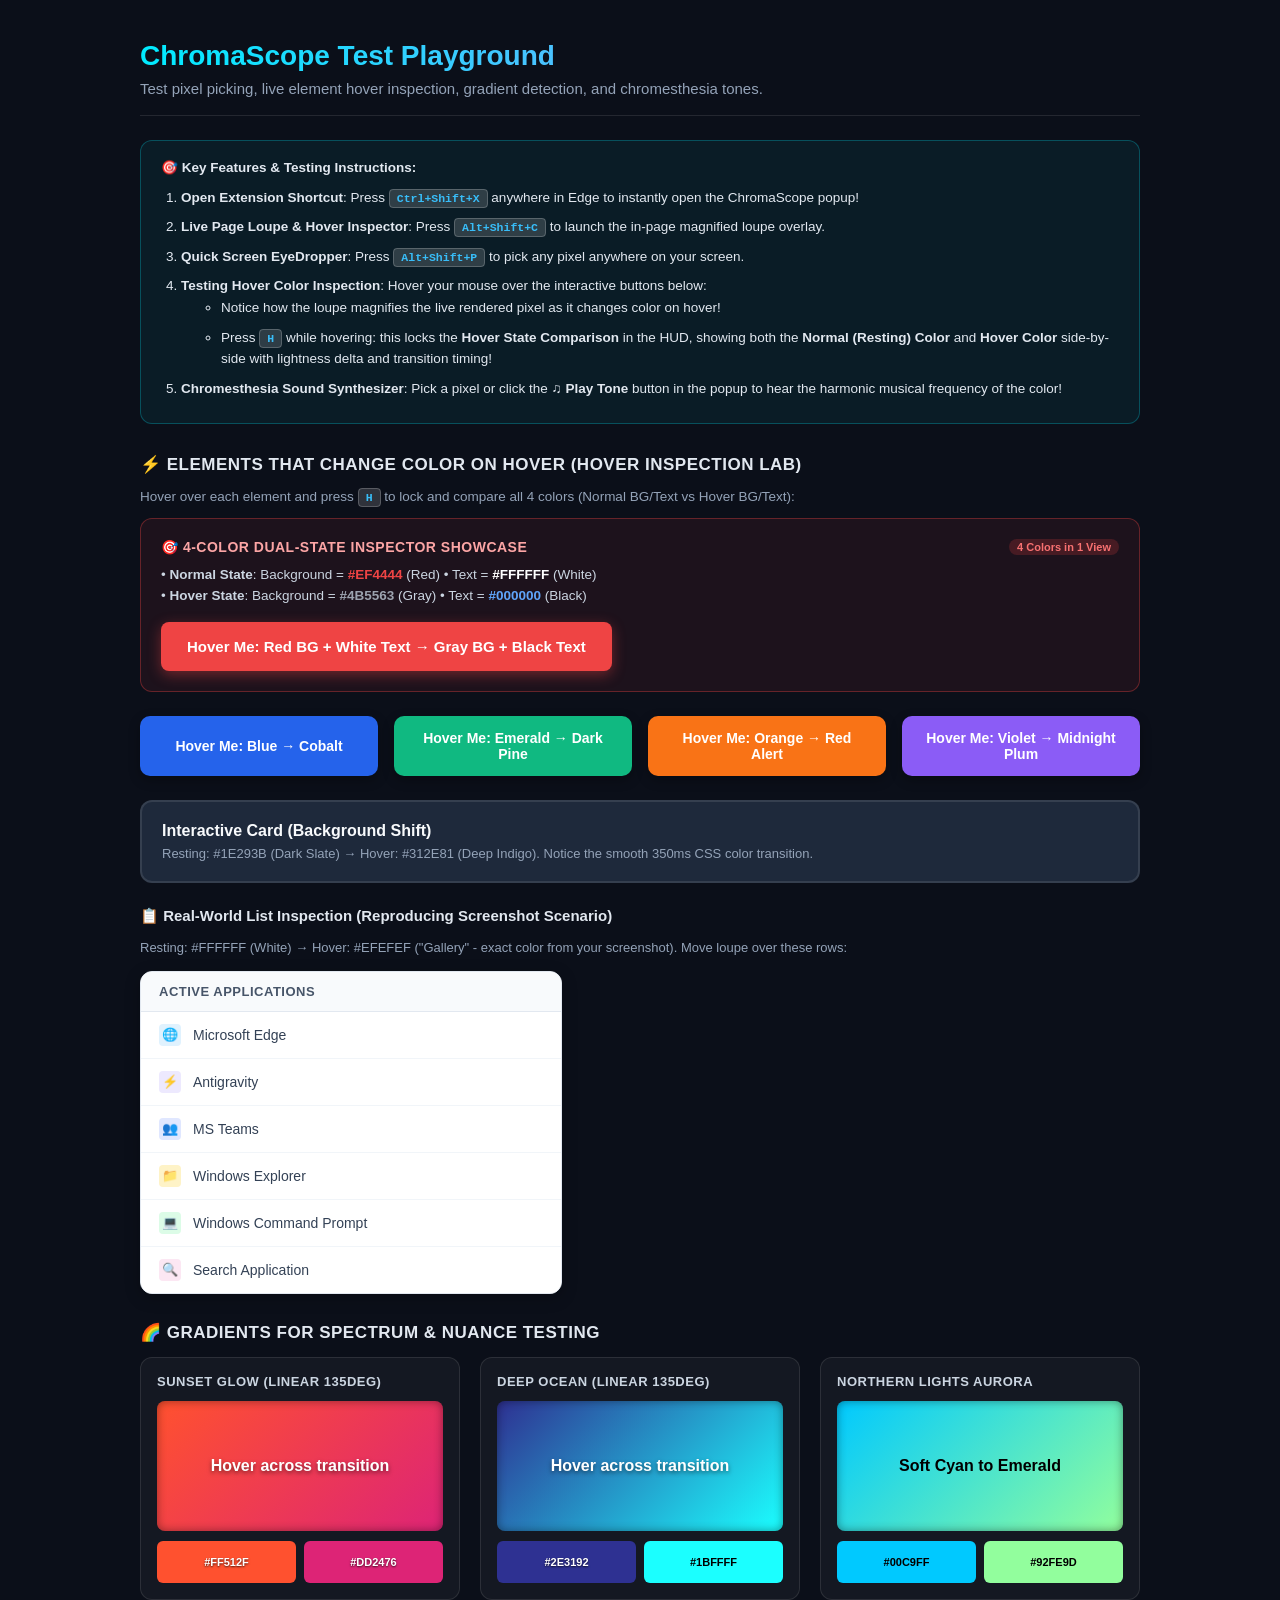
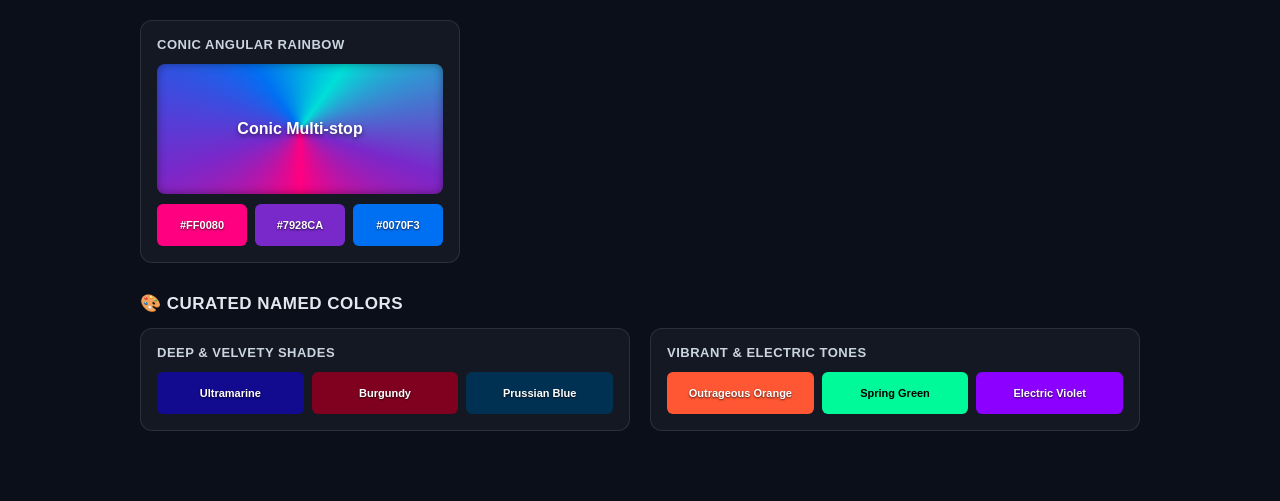
<file: ChromaScope/demo/test-page.html>
<!DOCTYPE html>
<html lang="en">
<head>
    <meta charset="UTF-8">
    <meta name="viewport" content="width=device-width, initial-scale=1.0">
    <title>ChromaScope Test Playground</title>
    <style>
        :root {
            --grad-sunset: linear-gradient(135deg, #FF512F 0%, #DD2476 100%);
            --grad-ocean: linear-gradient(135deg, #2E3192 0%, #1BFFFF 100%);
            --grad-aurora: linear-gradient(135deg, #00C9FF 0%, #92FE9D 100%);
            --grad-conic: conic-gradient(from 180deg at 50% 50%, #FF0080, #7928CA, #0070F3, #00DFD8, #7928CA, #FF0080);
        }

        body {
            margin: 0;
            padding: 40px;
            font-family: -apple-system, BlinkMacSystemFont, "Segoe UI", Roboto, sans-serif;
            background: #0B0F19;
            color: #F3F4F6;
        }

        .container {
            max-width: 1000px;
            margin: 0 auto;
        }

        header {
            margin-bottom: 24px;
            border-bottom: 1px solid rgba(255, 255, 255, 0.1);
            padding-bottom: 18px;
        }

        h1 {
            font-size: 28px;
            margin: 0 0 8px 0;
            background: linear-gradient(90deg, #00EBFF, #B388FF);
            -webkit-background-clip: text;
            -webkit-text-fill-color: transparent;
        }

        p {
            color: #94A3B8;
            margin: 0;
            font-size: 15px;
        }

        .instructions {
            background: rgba(0, 235, 255, 0.06);
            border: 1px solid rgba(0, 235, 255, 0.25);
            border-radius: 12px;
            padding: 16px 20px;
            font-size: 13.5px;
            line-height: 1.6;
            color: #E2E8F0;
            margin-bottom: 30px;
        }

        .instructions ol {
            margin: 8px 0 0 20px;
            padding: 0;
        }

        .instructions li {
            margin-bottom: 8px;
        }

        kbd {
            background: rgba(255, 255, 255, 0.15);
            color: #38BDF8;
            padding: 2px 7px;
            border-radius: 4px;
            font-family: ui-monospace, SFMono-Regular, Consolas, monospace;
            font-size: 11.5px;
            font-weight: 600;
            border: 1px solid rgba(255, 255, 255, 0.2);
        }

        h2 {
            margin: 28px 0 14px 0;
            font-size: 17px;
            text-transform: uppercase;
            letter-spacing: 0.5px;
            color: #E2E8F0;
            display: flex;
            align-items: center;
            gap: 8px;
        }

        .grid {
            display: grid;
            grid-template-columns: repeat(auto-fit, minmax(280px, 1fr));
            gap: 20px;
            margin-bottom: 30px;
        }

        .card {
            background: rgba(255, 255, 255, 0.04);
            border: 1px solid rgba(255, 255, 255, 0.1);
            border-radius: 12px;
            padding: 16px;
        }

        .card h3 {
            margin: 0 0 12px 0;
            font-size: 13px;
            color: #CBD5E1;
            text-transform: uppercase;
            letter-spacing: 0.5px;
        }

        .preview-box {
            height: 130px;
            border-radius: 8px;
            box-shadow: inset 0 0 10px rgba(0, 0, 0, 0.4);
            display: flex;
            align-items: center;
            justify-content: center;
            font-weight: 700;
            color: #FFF;
            text-shadow: 0 2px 4px rgba(0, 0, 0, 0.5);
        }

        .swatch-row {
            display: flex;
            gap: 8px;
            margin-top: 10px;
        }

        .swatch {
            flex: 1;
            height: 42px;
            border-radius: 6px;
            display: flex;
            align-items: center;
            justify-content: center;
            font-size: 11px;
            font-weight: 600;
            color: #FFF;
            text-shadow: 0 1px 2px rgba(0, 0, 0, 0.7);
        }

        /* --- Interactive Hover Elements Lab --- */
        .hover-elements-row {
            display: grid;
            grid-template-columns: repeat(auto-fit, minmax(220px, 1fr));
            gap: 16px;
            margin-bottom: 24px;
        }

        .hover-btn {
            padding: 14px 20px;
            border-radius: 10px;
            border: none;
            font-size: 14px;
            font-weight: 700;
            color: #FFFFFF;
            cursor: pointer;
            text-align: center;
            transition: all 0.3s cubic-bezier(0.4, 0, 0.2, 1);
            box-shadow: 0 4px 12px rgba(0, 0, 0, 0.3);
        }

        .btn-blue {
            background-color: #2563EB; /* Science Blue */
        }
        .btn-blue:hover {
            background-color: #1D4ED8; /* Cobalt */
            transform: translateY(-2px);
            box-shadow: 0 8px 20px rgba(29, 78, 216, 0.5);
        }

        .btn-emerald {
            background-color: #10B981; /* Emerald */
        }
        .btn-emerald:hover {
            background-color: #047857; /* Spanish Green / Dark Emerald */
            transform: translateY(-2px);
            box-shadow: 0 8px 20px rgba(4, 120, 87, 0.5);
        }

        .btn-coral {
            background-color: #F97316; /* Orange */
        }
        .btn-coral:hover {
            background-color: #DC2626; /* Red Devil */
            transform: translateY(-2px);
            box-shadow: 0 8px 20px rgba(220, 38, 38, 0.5);
        }

        .btn-purple {
            background-color: #8B5CF6; /* Violet */
        }
        .btn-purple:hover {
            background-color: #4C1D95; /* Deep Purple */
            transform: translateY(-2px);
            box-shadow: 0 8px 20px rgba(76, 29, 149, 0.6);
        }

        .hover-card-interactive {
            background-color: #1E293B;
            border: 2px solid rgba(255, 255, 255, 0.1);
            border-radius: 12px;
            padding: 20px;
            cursor: pointer;
            transition: all 0.35s ease;
        }

        .hover-card-interactive:hover {
            background-color: #312E81; /* Deep Indigo on Hover */
            border-color: #818CF8;
            box-shadow: 0 10px 30px rgba(49, 46, 129, 0.6);
        }

        .hover-card-interactive h4 {
            margin: 0 0 6px 0;
            color: #F8FAFC;
            font-size: 16px;
        }

        .hover-card-interactive p {
            font-size: 13px;
            color: #94A3B8;
        }

        .hover-card-interactive:hover p {
            color: #C7D2FE;
        }

        /* App List Component matching user's real-world screenshot scenario */
        .app-list-container {
            background: #FFFFFF;
            border: 1px solid #E2E8F0;
            border-radius: 12px;
            overflow: hidden;
            box-shadow: 0 4px 15px rgba(0, 0, 0, 0.25);
            max-width: 420px;
            margin-top: 16px;
        }

        .app-list-header {
            padding: 12px 18px;
            background: #F8FAFC;
            border-bottom: 1px solid #E2E8F0;
            font-size: 13px;
            font-weight: 700;
            color: #475569;
            text-transform: uppercase;
            letter-spacing: 0.5px;
        }

        .app-list-item {
            display: flex;
            align-items: center;
            gap: 12px;
            padding: 12px 18px;
            border-bottom: 1px solid #F1F5F9;
            background-color: #FFFFFF;
            color: #334155;
            font-size: 14px;
            font-weight: 500;
            cursor: pointer;
            transition: background-color 0.2s ease, color 0.2s ease;
        }

        .app-list-item:last-child {
            border-bottom: none;
        }

        /* The exact hover color #EFEFEF ("Gallery") from user screenshot */
        .app-list-item:hover {
            background-color: #EFEFEF !important;
            color: #0F172A;
        }

        .app-icon {
            width: 22px;
            height: 22px;
            border-radius: 4px;
            display: flex;
            align-items: center;
            justify-content: center;
            font-size: 13px;
        }

        /* 4-Color Showcase Button (Red BG + White Text -> Gray BG + Black Text) */
        .hover-showcase-btn {
            background-color: #EF4444;
            color: #FFFFFF;
            font-size: 15px;
            font-weight: 700;
            padding: 14px 24px;
            border-radius: 8px;
            border: 2px solid transparent;
            cursor: pointer;
            transition: background-color 0.25s ease, color 0.25s ease;
            box-shadow: 0 4px 14px rgba(239, 68, 68, 0.4);
            display: inline-block;
        }

        .hover-showcase-btn:hover {
            background-color: #4B5563 !important;
            color: #000000 !important;
            border-color: #9CA3AF !important;
            box-shadow: 0 6px 20px rgba(0, 0, 0, 0.5) !important;
        }
    </style>
</head>
<body>
    <div class="container">
        <header>
            <h1>ChromaScope Test Playground</h1>
            <p>Test pixel picking, live element hover inspection, gradient detection, and chromesthesia tones.</p>
        </header>

        <div class="instructions">
            <strong>🎯 Key Features & Testing Instructions:</strong>
            <ol>
                <li><strong>Open Extension Shortcut</strong>: Press <kbd>Ctrl+Shift+X</kbd> anywhere in Edge to instantly open the ChromaScope popup!</li>
                <li><strong>Live Page Loupe & Hover Inspector</strong>: Press <kbd>Alt+Shift+C</kbd> to launch the in-page magnified loupe overlay.</li>
                <li><strong>Quick Screen EyeDropper</strong>: Press <kbd>Alt+Shift+P</kbd> to pick any pixel anywhere on your screen.</li>
                <li><strong>Testing Hover Color Inspection</strong>:
                    Hover your mouse over the interactive buttons below:
                    <ul>
                        <li>Notice how the loupe magnifies the live rendered pixel as it changes color on hover!</li>
                        <li>Press <kbd>H</kbd> while hovering: this locks the <strong>Hover State Comparison</strong> in the HUD, showing both the <strong>Normal (Resting) Color</strong> and <strong>Hover Color</strong> side-by-side with lightness delta and transition timing!</li>
                    </ul>
                </li>
                <li><strong>Chromesthesia Sound Synthesizer</strong>: Pick a pixel or click the <strong>♫ Play Tone</strong> button in the popup to hear the harmonic musical frequency of the color!</li>
            </ol>
        </div>

        <h2>⚡ Elements That Change Color on Hover (Hover Inspection Lab)</h2>
        <p style="margin-bottom: 14px; font-size: 13.5px;">Hover over each element and press <kbd>H</kbd> to lock and compare all 4 colors (Normal BG/Text vs Hover BG/Text):</p>

        <!-- 4-Color Dual-State Showcase Card -->
        <div style="background: rgba(239, 68, 68, 0.08); border: 1px solid rgba(239, 68, 68, 0.35); border-radius: 12px; padding: 20px; margin-bottom: 24px;">
            <div style="display: flex; align-items: center; justify-content: space-between; margin-bottom: 10px;">
                <div style="font-size: 14px; font-weight: 700; color: #FCA5A5; text-transform: uppercase; letter-spacing: 0.5px;">
                    🎯 4-Color Dual-State Inspector Showcase
                </div>
                <span style="font-size: 11px; background: rgba(239, 68, 68, 0.2); color: #F87171; padding: 2px 8px; border-radius: 10px; font-weight: 600;">
                    4 Colors in 1 View
                </span>
            </div>
            <p style="font-size: 13.5px; color: #CBD5E1; margin: 0 0 16px 0; line-height: 1.5;">
                • <strong>Normal State</strong>: Background = <span style="color: #EF4444; font-weight: 700;">#EF4444</span> (Red) • Text = <span style="color: #FFFFFF; font-weight: 700;">#FFFFFF</span> (White)<br>
                • <strong>Hover State</strong>: Background = <span style="color: #9CA3AF; font-weight: 700;">#4B5563</span> (Gray) • Text = <span style="color: #60A5FA; font-weight: 700;">#000000</span> (Black)
            </p>
            <button class="hover-showcase-btn">
                Hover Me: Red BG + White Text → Gray BG + Black Text
            </button>
        </div>

        <div class="hover-elements-row">
            <button class="hover-btn btn-blue">
                Hover Me: Blue → Cobalt
            </button>
            <button class="hover-btn btn-emerald">
                Hover Me: Emerald → Dark Pine
            </button>
            <button class="hover-btn btn-coral">
                Hover Me: Orange → Red Alert
            </button>
            <button class="hover-btn btn-purple">
                Hover Me: Violet → Midnight Plum
            </button>
        </div>

        <div class="hover-card-interactive">
            <h4>Interactive Card (Background Shift)</h4>
            <p>Resting: #1E293B (Dark Slate) → Hover: #312E81 (Deep Indigo). Notice the smooth 350ms CSS color transition.</p>
        </div>

        <!-- Realistic Application List matching user's exact screenshot -->
        <h3 style="margin-top: 24px; font-size: 15px; color: #E2E8F0;">📋 Real-World List Inspection (Reproducing Screenshot Scenario)</h3>
        <p style="font-size: 13px; color: #94A3B8; margin-bottom: 12px;">Resting: #FFFFFF (White) → Hover: #EFEFEF ("Gallery" - exact color from your screenshot). Move loupe over these rows:</p>
        <div class="app-list-container">
            <div class="app-list-header">Active Applications</div>
            <div class="app-list-item">
                <span class="app-icon" style="background: #E0F2FE;">🌐</span>
                <span>Microsoft Edge</span>
            </div>
            <div class="app-list-item">
                <span class="app-icon" style="background: #EDE9FE;">⚡</span>
                <span>Antigravity</span>
            </div>
            <div class="app-list-item">
                <span class="app-icon" style="background: #E0E7FF;">👥</span>
                <span>MS Teams</span>
            </div>
            <div class="app-list-item">
                <span class="app-icon" style="background: #FEF3C7;">📁</span>
                <span>Windows Explorer</span>
            </div>
            <div class="app-list-item">
                <span class="app-icon" style="background: #DCFCE7;">💻</span>
                <span>Windows Command Prompt</span>
            </div>
            <div class="app-list-item">
                <span class="app-icon" style="background: #FCE7F3;">🔍</span>
                <span>Search Application</span>
            </div>
        </div>

        <h2>🌈 Gradients for Spectrum & Nuance Testing</h2>
        <div class="grid">
            <div class="card">
                <h3>Sunset Glow (Linear 135deg)</h3>
                <div class="preview-box" style="background: var(--grad-sunset);">
                    Hover across transition
                </div>
                <div class="swatch-row">
                    <div class="swatch" style="background: #FF512F;">#FF512F</div>
                    <div class="swatch" style="background: #DD2476;">#DD2476</div>
                </div>
            </div>

            <div class="card">
                <h3>Deep Ocean (Linear 135deg)</h3>
                <div class="preview-box" style="background: var(--grad-ocean);">
                    Hover across transition
                </div>
                <div class="swatch-row">
                    <div class="swatch" style="background: #2E3192;">#2E3192</div>
                    <div class="swatch" style="background: #1BFFFF; color: #000; text-shadow: none;">#1BFFFF</div>
                </div>
            </div>

            <div class="card">
                <h3>Northern Lights Aurora</h3>
                <div class="preview-box" style="background: var(--grad-aurora); color: #000; text-shadow: none;">
                    Soft Cyan to Emerald
                </div>
                <div class="swatch-row">
                    <div class="swatch" style="background: #00C9FF; color: #000; text-shadow: none;">#00C9FF</div>
                    <div class="swatch" style="background: #92FE9D; color: #000; text-shadow: none;">#92FE9D</div>
                </div>
            </div>

            <div class="card">
                <h3>Conic Angular Rainbow</h3>
                <div class="preview-box" style="background: var(--grad-conic);">
                    Conic Multi-stop
                </div>
                <div class="swatch-row">
                    <div class="swatch" style="background: #FF0080;">#FF0080</div>
                    <div class="swatch" style="background: #7928CA;">#7928CA</div>
                    <div class="swatch" style="background: #0070F3;">#0070F3</div>
                </div>
            </div>
        </div>

        <h2>🎨 Curated Named Colors</h2>
        <div class="grid">
            <div class="card">
                <h3>Deep & Velvety Shades</h3>
                <div class="swatch-row">
                    <div class="swatch" style="background: #120A8F;">Ultramarine</div>
                    <div class="swatch" style="background: #800020;">Burgundy</div>
                    <div class="swatch" style="background: #003153;">Prussian Blue</div>
                </div>
            </div>

            <div class="card">
                <h3>Vibrant & Electric Tones</h3>
                <div class="swatch-row">
                    <div class="swatch" style="background: #FF5733;">Outrageous Orange</div>
                    <div class="swatch" style="background: #00FA9A; color: #000; text-shadow: none;">Spring Green</div>
                    <div class="swatch" style="background: #8B00FF;">Electric Violet</div>
                </div>
            </div>
        </div>
    </div>
</body>
</html>
</file>
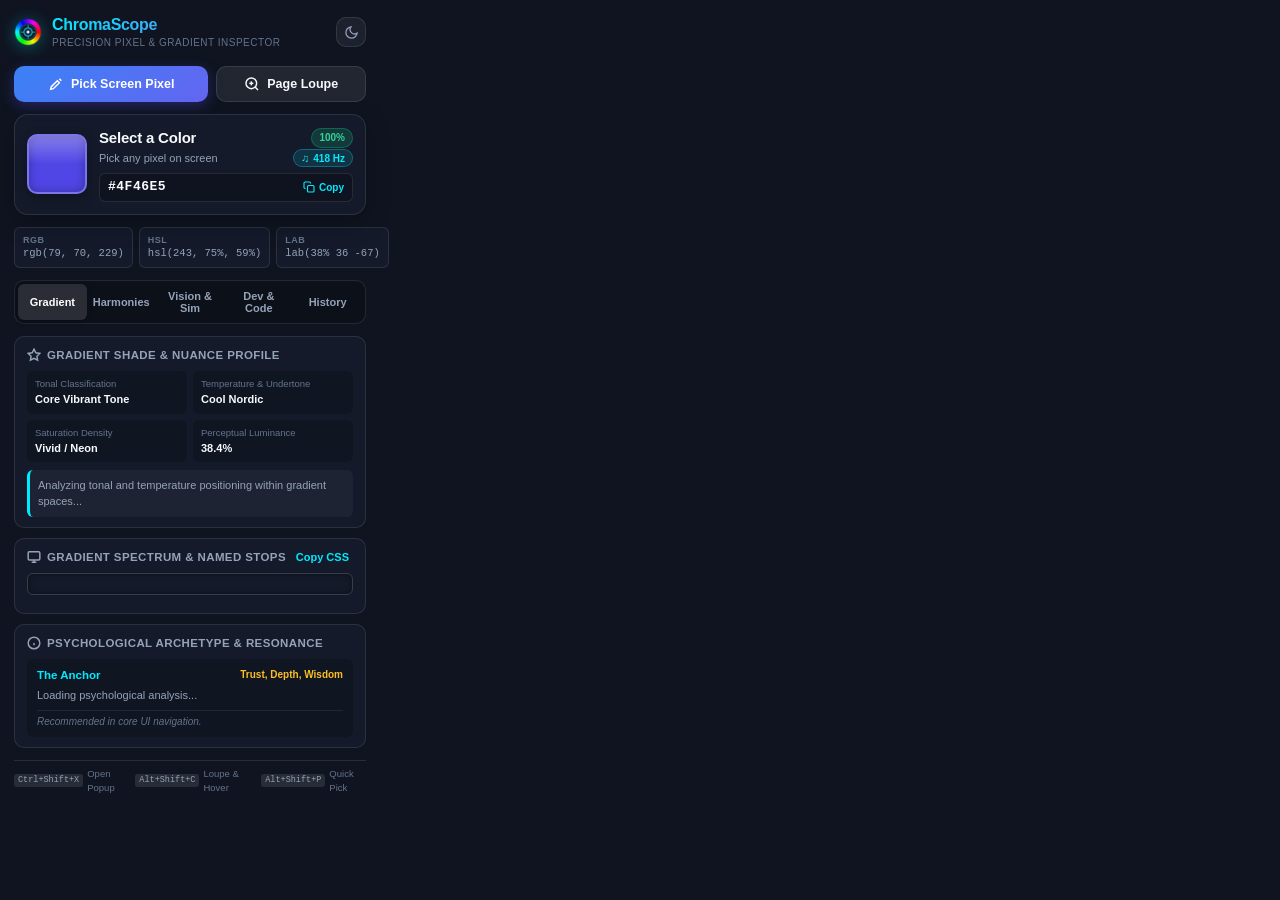
<file: ChromaScope/popup/popup.html>
<!DOCTYPE html>
<html lang="en">
<head>
    <meta charset="UTF-8">
    <meta name="viewport" content="width=device-width, initial-scale=1.0">
    <title>ChromaScope</title>
    <link rel="stylesheet" href="popup.css">
</head>
<body>
    <div class="chroma-app">
        <!-- Header -->
        <header class="cs-header">
            <div class="cs-brand">
                <img src="../icons/icon32.png" alt="ChromaScope Logo" class="cs-logo">
                <div class="cs-brand-meta">
                    <h1 class="cs-title">ChromaScope</h1>
                    <span class="cs-subtitle">Precision Pixel & Gradient Inspector</span>
                </div>
            </div>
            <div class="cs-header-actions">
                <button id="btn-theme-toggle" class="cs-icon-btn" title="Toggle Dark/Light Theme">
                    <svg width="15" height="15" viewBox="0 0 24 24" fill="none" stroke="currentColor" stroke-width="2"><path d="M21 12.79A9 9 0 1 1 11.21 3 7 7 0 0 0 21 12.79z"></path></svg>
                </button>
            </div>
        </header>

        <!-- Primary Action Trigger Row -->
        <div class="cs-action-row">
            <button id="btn-native-pick" class="cs-btn cs-btn-primary" title="Shortcut: Alt+Shift+P">
                <svg width="16" height="16" viewBox="0 0 24 24" fill="none" stroke="currentColor" stroke-width="2.2">
                    <path d="m14 7 3 3L8 19l-4 1 1-4L14 7z"></path>
                    <path d="m17 4 3 3"></path>
                </svg>
                <span>Pick Screen Pixel</span>
            </button>

            <button id="btn-page-inspect" class="cs-btn cs-btn-secondary" title="Activate magnified loupe & hover inspector (Alt+Shift+C)">
                <svg width="16" height="16" viewBox="0 0 24 24" fill="none" stroke="currentColor" stroke-width="2.2">
                    <circle cx="11" cy="11" r="8"></circle>
                    <line x1="21" y1="21" x2="16.65" y2="16.65"></line>
                    <line x1="11" y1="8" x2="11" y2="14"></line>
                    <line x1="8" y1="11" x2="14" y2="11"></line>
                </svg>
                <span>Page Loupe</span>
            </button>
        </div>

        <!-- Color Hero Banner -->
        <div class="cs-hero-card" id="cs-hero-card">
            <div class="cs-hero-swatch-wrap">
                <div class="cs-hero-swatch" id="hero-swatch">
                    <div class="cs-swatch-glare"></div>
                </div>
                <input type="color" id="hero-native-color-input" title="Choose custom color" class="cs-native-picker">
            </div>

            <div class="cs-hero-details">
                <div class="cs-hero-identity">
                    <div class="cs-hero-title-row">
                        <span class="cs-hero-name" id="hero-name">Select a Color</span>
                        <span class="cs-hero-match-pill" id="hero-match">100%</span>
                    </div>
                    <div class="cs-hero-family-row">
                        <span class="cs-hero-family" id="hero-family">Pick any pixel on screen</span>
                        <!-- Chromesthesia Audio Player -->
                        <button class="cs-tone-btn" id="btn-play-tone" title="Listen to this color's harmonic frequency">
                            <span class="cs-tone-icon">♫</span>
                            <span id="tone-freq-label">418 Hz</span>
                        </button>
                    </div>
                </div>

                <div class="cs-hero-hex-bar" id="hero-hex-bar" title="Click to copy HEX">
                    <span class="cs-hero-hex" id="hero-hex">#4F46E5</span>
                    <button class="cs-copy-badge" id="btn-copy-hex">
                        <svg width="12" height="12" viewBox="0 0 24 24" fill="none" stroke="currentColor" stroke-width="2.2"><rect x="9" y="9" width="13" height="13" rx="2" ry="2"></rect><path d="M5 15H4a2 2 0 0 1-2-2V4a2 2 0 0 1 2-2h9a2 2 0 0 1 2 2v1"></path></svg>
                        <span>Copy</span>
                    </button>
                </div>
            </div>
        </div>

        <!-- Formats Row -->
        <div class="cs-formats-strip">
            <div class="cs-format-chip" id="chip-rgb" title="Click to copy RGB">
                <span class="cs-chip-lbl">RGB</span>
                <span class="cs-chip-val" id="val-rgb">rgb(79, 70, 229)</span>
            </div>
            <div class="cs-format-chip" id="chip-hsl" title="Click to copy HSL">
                <span class="cs-chip-lbl">HSL</span>
                <span class="cs-chip-val" id="val-hsl">hsl(243, 75%, 59%)</span>
            </div>
            <div class="cs-format-chip" id="chip-lab" title="Click to copy CIELAB">
                <span class="cs-chip-lbl">LAB</span>
                <span class="cs-chip-val" id="val-lab">lab(38% 36 -67)</span>
            </div>
        </div>

        <!-- Navigation Tabs -->
        <nav class="cs-tabs">
            <button class="cs-tab-btn active" data-tab="tab-nuance">Gradient</button>
            <button class="cs-tab-btn" data-tab="tab-harmonies">Harmonies</button>
            <button class="cs-tab-btn" data-tab="tab-vision">Vision & Sim</button>
            <button class="cs-tab-btn" data-tab="tab-dev">Dev & Code</button>
            <button class="cs-tab-btn" data-tab="tab-history">History</button>
        </nav>

        <!-- Tab Contents -->
        <main class="cs-tab-container">

            <!-- TAB 1: Gradient & Nuance -->
            <section class="cs-tab-panel active" id="tab-nuance">
                <!-- Tonal & Nuance Breakdown -->
                <div class="cs-section-card">
                    <h2 class="cs-card-title">
                        <svg width="14" height="14" viewBox="0 0 24 24" fill="none" stroke="currentColor" stroke-width="2.5"><polygon points="12 2 15.09 8.26 22 9.27 17 14.14 18.18 21.02 12 17.77 5.82 21.02 7 14.14 2 9.27 8.91 8.26 12 2"></polygon></svg>
                        <span>Gradient Shade & Nuance Profile</span>
                    </h2>
                    
                    <div class="cs-nuance-props">
                        <div class="cs-prop-item">
                            <span class="cs-prop-name">Tonal Classification</span>
                            <span class="cs-prop-val" id="nuance-tone">Core Vibrant Tone</span>
                        </div>
                        <div class="cs-prop-item">
                            <span class="cs-prop-name">Temperature & Undertone</span>
                            <span class="cs-prop-val" id="nuance-temp">Cool Nordic</span>
                        </div>
                        <div class="cs-prop-item">
                            <span class="cs-prop-name">Saturation Density</span>
                            <span class="cs-prop-val" id="nuance-sat">Vivid / Neon</span>
                        </div>
                        <div class="cs-prop-item">
                            <span class="cs-prop-name">Perceptual Luminance</span>
                            <span class="cs-prop-val" id="nuance-lum">38.4%</span>
                        </div>
                    </div>

                    <div class="cs-nuance-narrative" id="nuance-narrative">
                        Analyzing tonal and temperature positioning within gradient spaces...
                    </div>
                </div>

                <!-- Gradient Multi-Stop Transition Builder -->
                <div class="cs-section-card">
                    <div class="cs-card-header-split">
                        <h2 class="cs-card-title">
                            <svg width="14" height="14" viewBox="0 0 24 24" fill="none" stroke="currentColor" stroke-width="2.5"><rect x="2" y="3" width="20" height="14" rx="2" ry="2"></rect><line x1="8" y1="21" x2="16" y2="21"></line><line x1="12" y1="17" x2="12" y2="21"></line></svg>
                            <span>Gradient Spectrum & Named Stops</span>
                        </h2>
                        <button class="cs-text-btn" id="btn-copy-css-grad">Copy CSS</button>
                    </div>

                    <div class="cs-gradient-bar" id="gradient-bar-preview"></div>
                    <div class="cs-stops-list" id="gradient-stops-list"></div>
                </div>

                <!-- Color Psychology & Symbolism -->
                <div class="cs-section-card">
                    <h2 class="cs-card-title">
                        <svg width="14" height="14" viewBox="0 0 24 24" fill="none" stroke="currentColor" stroke-width="2.5"><circle cx="12" cy="12" r="10"></circle><path d="M12 16v-4"></path><path d="M12 8h.01"></path></svg>
                        <span>Psychological Archetype & Resonance</span>
                    </h2>
                    <div class="cs-psychology-box">
                        <div class="cs-psych-header">
                            <span class="cs-psych-archetype" id="psych-archetype">The Anchor</span>
                            <span class="cs-psych-resonance" id="psych-resonance">Trust, Depth, Wisdom</span>
                        </div>
                        <div class="cs-psych-desc" id="psych-desc">Loading psychological analysis...</div>
                        <div class="cs-psych-usage" id="psych-usage">Recommended in core UI navigation.</div>
                    </div>
                </div>
            </section>

            <!-- TAB 2: Harmonies & Tonal Scales -->
            <section class="cs-tab-panel" id="tab-harmonies">
                <!-- Color Harmonies -->
                <div class="cs-section-card">
                    <h2 class="cs-card-title">Harmonic Color Coordinates</h2>
                    <div class="cs-harmonies-grid" id="harmonies-grid"></div>
                </div>

                <!-- 7-Step Tonal Scale -->
                <div class="cs-section-card">
                    <h2 class="cs-card-title">Tonal Lightness Scale (Shadow to Tint)</h2>
                    <div class="cs-tonal-scale-strip" id="tonal-scale-strip"></div>
                </div>
            </section>

            <!-- TAB 3: Vision & Color Blindness Simulation -->
            <section class="cs-tab-panel" id="tab-vision">
                <!-- WCAG Contrast Ratios -->
                <div class="cs-section-card">
                    <h2 class="cs-card-title">WCAG 2.1 Contrast Ratios</h2>
                    <div class="cs-a11y-samples">
                        <div class="cs-a11y-box cs-on-white" id="box-on-white">
                            <span class="cs-a11y-sample-text">Aa</span>
                            <div class="cs-a11y-info">
                                <span class="cs-a11y-ratio" id="ratio-white">4.5:1</span>
                                <span class="cs-a11y-sub">On Pure White</span>
                            </div>
                            <div class="cs-a11y-badges" id="badges-white">
                                <span class="cs-badge cs-pass">AA</span>
                            </div>
                        </div>

                        <div class="cs-a11y-box cs-on-black" id="box-on-black">
                            <span class="cs-a11y-sample-text">Aa</span>
                            <div class="cs-a11y-info">
                                <span class="cs-a11y-ratio" id="ratio-black">8.2:1</span>
                                <span class="cs-a11y-sub">On Pure Black</span>
                            </div>
                            <div class="cs-a11y-badges" id="badges-black">
                                <span class="cs-badge cs-pass">AAA</span>
                            </div>
                        </div>
                    </div>

                    <div class="cs-a11y-recommendation">
                        <span class="cs-rec-label">Recommended Text:</span>
                        <span class="cs-rec-value" id="rec-text-color">White (#FFFFFF)</span>
                    </div>
                </div>

                <!-- Color Blindness Simulation (Surprise Element) -->
                <div class="cs-section-card">
                    <h2 class="cs-card-title">
                        <svg width="14" height="14" viewBox="0 0 24 24" fill="none" stroke="currentColor" stroke-width="2.5"><path d="M1 12s4-8 11-8 11 8 11 8-4 8-11 8-11-8-11-8z"></path><circle cx="12" cy="12" r="3"></circle></svg>
                        <span>Color Blindness Simulation (Vision Deficiency)</span>
                    </h2>
                    <div class="cs-blindness-grid" id="blindness-grid">
                        <!-- Populated by JS -->
                    </div>
                </div>
            </section>

            <!-- TAB 4: Dev & Code Generation (Surprise Element) -->
            <section class="cs-tab-panel" id="tab-dev">
                <!-- Tailwind CSS -->
                <div class="cs-section-card">
                    <div class="cs-card-header-split">
                        <h2 class="cs-card-title">Tailwind CSS v3 / v4</h2>
                        <span class="cs-code-badge" id="tw-token-pill">indigo-600</span>
                    </div>
                    <div class="cs-code-row" id="tw-bg-row" title="Click to copy">
                        <span class="cs-code-label">Background Class</span>
                        <span class="cs-code-val" id="tw-bg-class">bg-indigo-600</span>
                    </div>
                    <div class="cs-code-row" id="tw-text-row" title="Click to copy">
                        <span class="cs-code-label">Text Class</span>
                        <span class="cs-code-val" id="tw-text-class">text-indigo-600</span>
                    </div>
                    <div class="cs-code-row" id="tw-arb-row" title="Click to copy">
                        <span class="cs-code-label">Arbitrary Value</span>
                        <span class="cs-code-val" id="tw-arb-val">bg-[#4F46E5]</span>
                    </div>
                </div>

                <!-- Web & Mobile Framework Tokens -->
                <div class="cs-section-card">
                    <h2 class="cs-card-title">Multi-Platform Code Snippets</h2>
                    <div class="cs-code-snippets">
                        <div class="cs-code-row" id="code-css-var" title="Click to copy">
                            <span class="cs-code-label">CSS Variable</span>
                            <span class="cs-code-val" id="code-css-val">--color-primary: #4F46E5;</span>
                        </div>
                        <div class="cs-code-row" id="code-swift" title="Click to copy">
                            <span class="cs-code-label">SwiftUI</span>
                            <span class="cs-code-val" id="code-swift-val">Color(red: 0.31, green: 0.27, blue: 0.90)</span>
                        </div>
                        <div class="cs-code-row" id="code-flutter" title="Click to copy">
                            <span class="cs-code-label">Flutter</span>
                            <span class="cs-code-val" id="code-flutter-val">Color(0xFF4F46E5)</span>
                        </div>
                    </div>
                </div>
            </section>

            <!-- TAB 5: History & Export -->
            <section class="cs-tab-panel" id="tab-history">
                <div class="cs-section-card">
                    <div class="cs-card-header-split">
                        <h2 class="cs-card-title">Recent Inspections</h2>
                        <button class="cs-text-btn cs-danger-btn" id="btn-clear-history">Clear</button>
                    </div>

                    <div class="cs-history-list" id="history-list">
                        <div class="cs-empty-state">No colors inspected yet. Click "Pick Screen Pixel" or "Page Loupe" to begin!</div>
                    </div>
                </div>

                <div class="cs-section-card">
                    <h2 class="cs-card-title">Export Palette</h2>
                    <div class="cs-export-btn-group">
                        <button class="cs-btn cs-btn-sm" id="btn-export-css">Export CSS</button>
                        <button class="cs-btn cs-btn-sm" id="btn-export-json">Export JSON</button>
                        <button class="cs-btn cs-btn-sm" id="btn-export-txt">Export Hex List</button>
                    </div>
                </div>
            </section>
        </main>

        <!-- Footer Shortcuts Reference -->
        <footer class="cs-footer-shortcuts">
            <span class="cs-sc-pill"><kbd>Ctrl+Shift+X</kbd> Open Popup</span>
            <span class="cs-sc-pill"><kbd>Alt+Shift+C</kbd> Loupe & Hover</span>
            <span class="cs-sc-pill"><kbd>Alt+Shift+P</kbd> Quick Pick</span>
        </footer>

        <!-- Toast Feedback -->
        <div class="cs-popup-toast" id="popup-toast"></div>
    </div>

    <!-- Scripts -->
    <script src="../scripts/color-names.js"></script>
    <script src="../scripts/color-engine.js"></script>
    <script src="popup.js"></script>
</body>
</html>
</file>
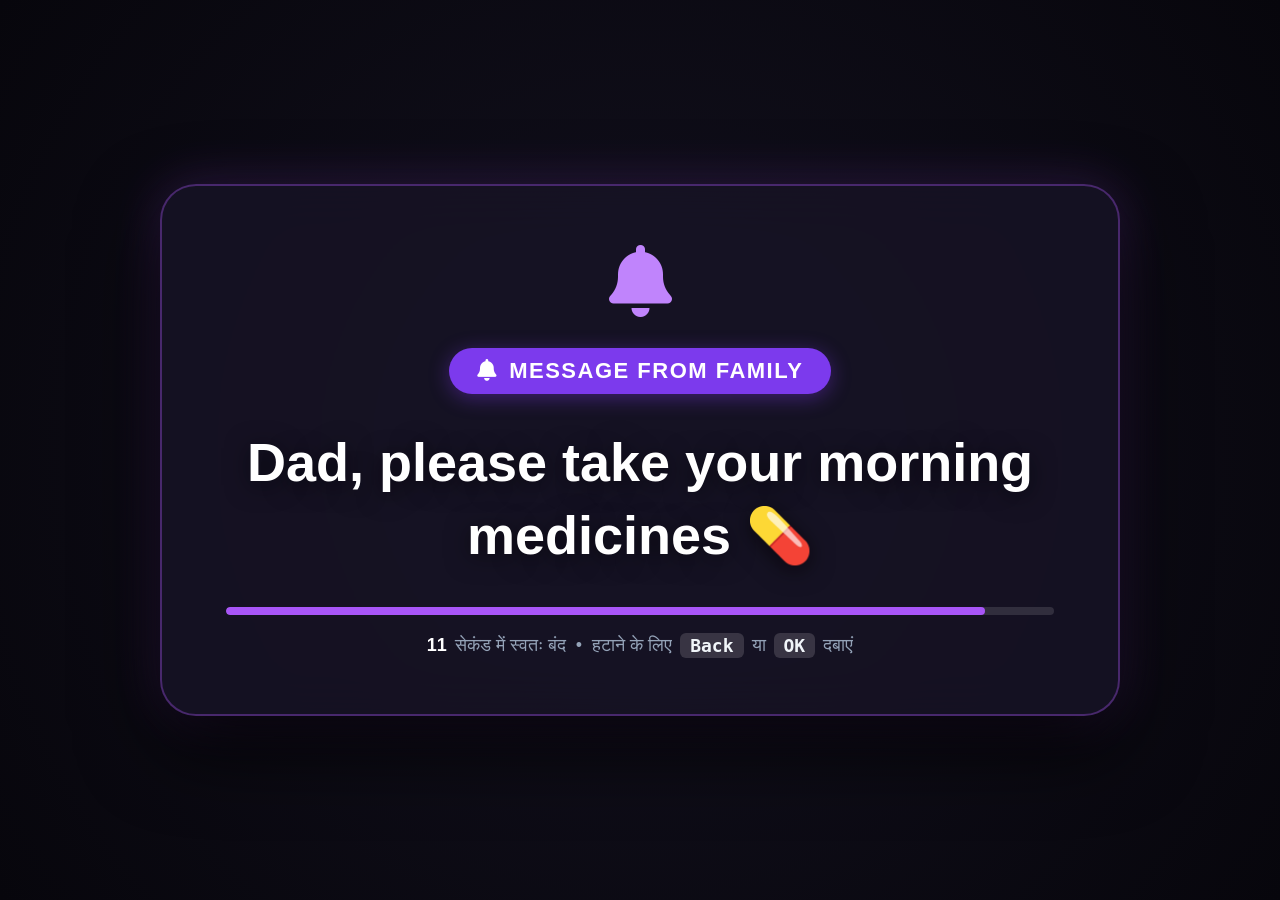
<file: SmartTV-Orbit/web/alert.html>
<!DOCTYPE html>
<html lang="en">
<head>
  <meta charset="UTF-8">
  <meta name="viewport" content="width=device-width, initial-scale=1.0">
  <title>SmartTV Orbit | TV Notification</title>
  <link rel="stylesheet" href="https://cdnjs.cloudflare.com/ajax/libs/font-awesome/6.5.1/css/all.min.css">
  <style>
    * {
      box-sizing: border-box;
      margin: 0;
      padding: 0;
    }
    body {
      background: radial-gradient(circle at center, #13111f, #07060c);
      color: #f8fafc;
      font-family: -apple-system, BlinkMacSystemFont, "Segoe UI", Roboto, Helvetica, Arial, sans-serif;
      display: flex;
      flex-direction: column;
      align-items: center;
      justify-content: center;
      height: 100vh;
      overflow: hidden;
      text-align: center;
      padding: 40px;
      user-select: none;
    }
    .card {
      background: rgba(22, 19, 36, 0.92);
      border: 2px solid rgba(168, 85, 247, 0.35);
      border-radius: 36px;
      padding: 56px 64px;
      max-width: 960px;
      width: 92%;
      box-shadow: 0 30px 80px rgba(0, 0, 0, 0.85), 0 0 50px rgba(168, 85, 247, 0.25);
      backdrop-filter: blur(24px);
      animation: popIn 0.4s cubic-bezier(0.16, 1, 0.3, 1);
      position: relative;
    }
    @keyframes popIn {
      from { transform: scale(0.82); opacity: 0; }
      to { transform: scale(1); opacity: 1; }
    }
    .badge {
      display: inline-flex;
      align-items: center;
      gap: 12px;
      background: #7c3aed;
      color: white;
      font-size: 22px;
      font-weight: 700;
      padding: 10px 28px;
      border-radius: 9999px;
      margin-bottom: 32px;
      box-shadow: 0 4px 20px rgba(124, 58, 237, 0.4);
      text-transform: uppercase;
      letter-spacing: 1.5px;
    }
    .badge.type-med {
      background: linear-gradient(135deg, #059669, #10b981);
      box-shadow: 0 4px 25px rgba(16, 185, 129, 0.5);
    }
    .badge.type-water {
      background: linear-gradient(135deg, #0284c7, #38bdf8);
      box-shadow: 0 4px 25px rgba(56, 189, 248, 0.5);
    }
    .badge.type-call {
      background: linear-gradient(135deg, #d97706, #f59e0b);
      box-shadow: 0 4px 25px rgba(245, 158, 11, 0.5);
    }
    .badge.type-love {
      background: linear-gradient(135deg, #e11d48, #f43f5e);
      box-shadow: 0 4px 25px rgba(244, 63, 94, 0.5);
    }
    .icon-hero {
      font-size: 72px;
      margin-bottom: 24px;
      display: inline-block;
      animation: gentlePulse 2s infinite ease-in-out;
    }
    @keyframes gentlePulse {
      0%, 100% { transform: scale(1); }
      50% { transform: scale(1.08); }
    }
    .message {
      font-size: 54px;
      font-weight: 800;
      line-height: 1.35;
      color: #ffffff;
      margin-bottom: 36px;
      word-break: break-word;
      text-shadow: 0 4px 24px rgba(0, 0, 0, 0.6);
    }
    .countdown-bar {
      width: 100%;
      height: 8px;
      background: rgba(255, 255, 255, 0.12);
      border-radius: 9999px;
      overflow: hidden;
      margin-top: 24px;
    }
    .countdown-fill {
      height: 100%;
      width: 100%;
      background: #a855f7;
      border-radius: 9999px;
      transition: width 1s linear;
    }
    .countdown-fill.type-med { background: #10b981; }
    .countdown-fill.type-water { background: #38bdf8; }
    .countdown-fill.type-call { background: #f59e0b; }
    .countdown-fill.type-love { background: #f43f5e; }
    .dismiss-hint {
      margin-top: 18px;
      font-size: 18px;
      color: #94a3b8;
      display: flex;
      align-items: center;
      justify-content: center;
      gap: 8px;
    }
    .dismiss-hint kbd {
      background: rgba(255, 255, 255, 0.15);
      padding: 2px 10px;
      border-radius: 6px;
      font-weight: bold;
      color: #f1f5f9;
    }
  </style>
</head>
<body>

  <div class="card" id="alert-card">
    <div id="icon-container" class="icon-hero">
      <i class="fa-solid fa-bell text-purple-400"></i>
    </div>
    <div>
      <div class="badge" id="badge-pill">
        <span id="badge-icon"><i class="fa-solid fa-bell"></i></span>
        <span id="badge-text">Message from Dev</span>
      </div>
    </div>
    <div class="message" id="msg-text">
      Message from Dev
    </div>
    <div class="countdown-bar">
      <div class="countdown-fill" id="bar"></div>
    </div>
    <div class="dismiss-hint">
      <b id="timer" style="color: #ffffff;">12</b> सेकंड में स्वतः बंद &nbsp;•&nbsp; हटाने के लिए <kbd>Back</kbd> या <kbd>OK</kbd> दबाएं
    </div>
  </div>

  <script>
    // Play gentle chime using Web Audio API
    function playChime() {
      try {
        const AudioCtx = window.AudioContext || window.webkitAudioContext;
        if (!AudioCtx) return;
        const ctx = new AudioCtx();
        if (ctx.state === 'suspended') ctx.resume();

        const notes = [523.25, 659.25, 783.99, 1046.50]; // C5, E5, G5, C6
        notes.forEach((freq, idx) => {
          const osc = ctx.createOscillator();
          const gain = ctx.createGain();
          osc.type = 'sine';
          osc.frequency.setValueAtTime(freq, ctx.currentTime + idx * 0.12);

          gain.gain.setValueAtTime(0, ctx.currentTime + idx * 0.12);
          gain.gain.linearRampToValueAtTime(0.18, ctx.currentTime + idx * 0.12 + 0.04);
          gain.gain.exponentialRampToValueAtTime(0.0001, ctx.currentTime + idx * 0.12 + 0.8);

          osc.connect(gain);
          gain.connect(ctx.destination);

          osc.start(ctx.currentTime + idx * 0.12);
          osc.stop(ctx.currentTime + idx * 0.12 + 0.85);
        });
      } catch (e) {
        console.warn('Audio chime unsupported:', e);
      }
    }

    // Parse URL Parameters
    const params = new URLSearchParams(window.location.search);
    const rawMsg = params.get('msg') || 'Dad, please take your morning medicines 💊';
    const type = (params.get('type') || 'msg').toLowerCase();
    const title = params.get('title') || '';
    const duration = parseInt(params.get('dur') || '12', 10);

    const msgEl = document.getElementById('msg-text');
    const badgeEl = document.getElementById('badge-pill');
    const badgeTextEl = document.getElementById('badge-text');
    const badgeIconEl = document.getElementById('badge-icon');
    const iconContainer = document.getElementById('icon-container');
    const barEl = document.getElementById('bar');
    const timerEl = document.getElementById('timer');
    const cardEl = document.getElementById('alert-card');

    msgEl.textContent = decodeURIComponent(rawMsg);

    // Apply Theme by Type
    if (type === 'med') {
      badgeEl.classList.add('type-med');
      barEl.classList.add('type-med');
      cardEl.style.borderColor = 'rgba(16, 185, 129, 0.4)';
      cardEl.style.boxShadow = '0 30px 80px rgba(0, 0, 0, 0.85), 0 0 50px rgba(16, 185, 129, 0.3)';
      badgeIconEl.innerHTML = '<i class="fa-solid fa-pills"></i>';
      badgeTextEl.textContent = title || 'Medication Reminder';
      iconContainer.innerHTML = '<i class="fa-solid fa-capsules" style="color: #34d399;"></i>';
    } else if (type === 'water') {
      badgeEl.classList.add('type-water');
      barEl.classList.add('type-water');
      cardEl.style.borderColor = 'rgba(56, 189, 248, 0.4)';
      cardEl.style.boxShadow = '0 30px 80px rgba(0, 0, 0, 0.85), 0 0 50px rgba(56, 189, 248, 0.3)';
      badgeIconEl.innerHTML = '<i class="fa-solid fa-glass-water"></i>';
      badgeTextEl.textContent = title || 'Hydration Reminder';
      iconContainer.innerHTML = '<i class="fa-solid fa-droplet" style="color: #38bdf8;"></i>';
    } else if (type === 'call') {
      badgeEl.classList.add('type-call');
      barEl.classList.add('type-call');
      cardEl.style.borderColor = 'rgba(245, 158, 11, 0.4)';
      cardEl.style.boxShadow = '0 30px 80px rgba(0, 0, 0, 0.85), 0 0 50px rgba(245, 158, 11, 0.3)';
      badgeIconEl.innerHTML = '<i class="fa-solid fa-phone"></i>';
      badgeTextEl.textContent = title || 'Family Call';
      iconContainer.innerHTML = '<i class="fa-solid fa-phone-volume" style="color: #fbbf24;"></i>';
    } else if (type === 'love') {
      badgeEl.classList.add('type-love');
      barEl.classList.add('type-love');
      cardEl.style.borderColor = 'rgba(244, 63, 94, 0.4)';
      cardEl.style.boxShadow = '0 30px 80px rgba(0, 0, 0, 0.85), 0 0 50px rgba(244, 63, 94, 0.3)';
      badgeIconEl.innerHTML = '<i class="fa-solid fa-heart"></i>';
      badgeTextEl.textContent = title || 'Message of Care';
      iconContainer.innerHTML = '<i class="fa-solid fa-heart" style="color: #fb7185;"></i>';
    } else {
      badgeTextEl.textContent = title || 'Message from Family';
      iconContainer.innerHTML = '<i class="fa-solid fa-bell" style="color: #c084fc;"></i>';
    }

    // Play chime on load
    window.addEventListener('DOMContentLoaded', () => {
      setTimeout(playChime, 200);
    });

    // Dismiss function
    function dismiss() {
      if (window.history.length > 1) {
        window.history.back();
      } else {
        window.close();
      }
    }

    // Remote D-Pad / Back / Enter key listener
    window.addEventListener('keydown', (e) => {
      // Android Back = 4 / Escape / Backspace, Enter / OK = 13 / 23
      if (['Escape', 'Backspace', 'Enter', ' ', 'ArrowLeft', 'ArrowRight'].includes(e.key) || e.keyCode === 4 || e.keyCode === 23) {
        dismiss();
      }
    });

    // Countdown timer
    let totalSeconds = duration > 0 ? duration : 12;
    let remaining = totalSeconds;
    timerEl.textContent = remaining;

    const interval = setInterval(() => {
      remaining--;
      timerEl.textContent = remaining;
      barEl.style.width = ((remaining / totalSeconds) * 100) + '%';

      if (remaining <= 0) {
        clearInterval(interval);
        dismiss();
      }
    }, 1000);
  </script>
</body>
</html>
</file>
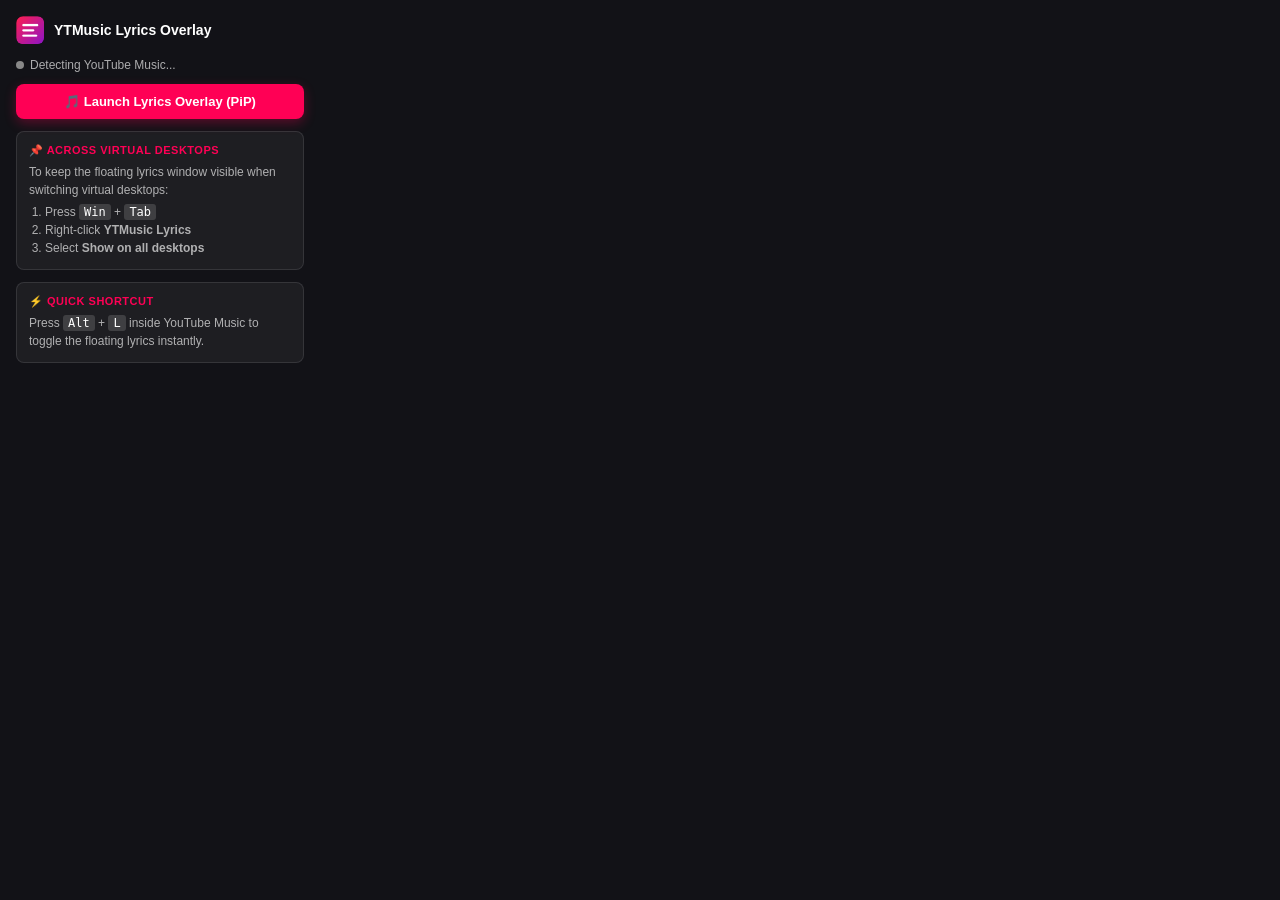
<file: YTMusic-LyricOverlay/popup/popup.html>
<!DOCTYPE html>
<html lang="en">
<head>
  <meta charset="UTF-8">
  <title>YTMusic Lyrics Overlay</title>
  <style>
    :root {
      --bg: #121217;
      --card-bg: rgba(255, 255, 255, 0.05);
      --accent: #ff0055;
      --border: rgba(255, 255, 255, 0.1);
      --text: #ffffff;
      --text-muted: rgba(255, 255, 255, 0.65);
    }
    * {
      box-sizing: border-box;
      margin: 0;
      padding: 0;
    }
    body {
      width: 320px;
      padding: 16px;
      background: var(--bg);
      color: var(--text);
      font-family: -apple-system, BlinkMacSystemFont, "Segoe UI", Roboto, sans-serif;
      font-size: 13px;
    }
    .header {
      display: flex;
      align-items: center;
      gap: 10px;
      margin-bottom: 14px;
    }
    .logo {
      width: 28px;
      height: 28px;
      border-radius: 6px;
    }
    .title {
      font-size: 14px;
      font-weight: 600;
    }
    .btn {
      width: 100%;
      padding: 10px;
      border: none;
      border-radius: 8px;
      font-weight: 600;
      font-size: 13px;
      cursor: pointer;
      display: flex;
      align-items: center;
      justify-content: center;
      gap: 8px;
      transition: all 0.2s ease;
      background: var(--accent);
      color: #fff;
      margin-bottom: 12px;
      box-shadow: 0 4px 12px rgba(255, 0, 85, 0.3);
    }
    .btn:hover {
      background: #ff226e;
      transform: translateY(-1px);
    }
    .btn.secondary {
      background: rgba(255, 255, 255, 0.1);
      color: #fff;
      box-shadow: none;
      border: 1px solid var(--border);
    }
    .btn.secondary:hover {
      background: rgba(255, 255, 255, 0.18);
    }
    .card {
      background: var(--card-bg);
      border: 1px solid var(--border);
      border-radius: 8px;
      padding: 12px;
      margin-bottom: 12px;
    }
    .card-title {
      font-size: 11px;
      font-weight: 700;
      text-transform: uppercase;
      letter-spacing: 0.5px;
      color: var(--accent);
      margin-bottom: 6px;
      display: flex;
      align-items: center;
      gap: 6px;
    }
    .card-content {
      font-size: 12px;
      line-height: 1.5;
      color: var(--text-muted);
    }
    .card-content kbd {
      background: rgba(255, 255, 255, 0.15);
      padding: 1px 5px;
      border-radius: 3px;
      color: #fff;
    }
    .status-dot {
      width: 8px;
      height: 8px;
      border-radius: 50%;
      background: #00ff88;
      box-shadow: 0 0 6px #00ff88;
      display: inline-block;
      margin-right: 6px;
    }
    .status-dot.offline {
      background: #888;
      box-shadow: none;
    }
    .status-line {
      font-size: 12px;
      color: var(--text-muted);
      margin-bottom: 12px;
      display: flex;
      align-items: center;
    }
  </style>
</head>
<body>
  <div class="header">
    <img src="../icons/icon48.png" alt="Logo" class="logo">
    <div class="title">YTMusic Lyrics Overlay</div>
  </div>

  <div class="status-line">
    <span id="status-dot" class="status-dot offline"></span>
    <span id="status-text">Detecting YouTube Music...</span>
  </div>

  <button id="toggle-btn" class="btn">
    <span>🎵 Launch Lyrics Overlay (PiP)</span>
  </button>

  <div class="card">
    <div class="card-title">📌 Across Virtual Desktops</div>
    <div class="card-content">
      To keep the floating lyrics window visible when switching virtual desktops:
      <ol style="margin-left: 16px; margin-top: 4px;">
        <li>Press <kbd>Win</kbd> + <kbd>Tab</kbd></li>
        <li>Right-click <strong>YTMusic Lyrics</strong></li>
        <li>Select <strong>Show on all desktops</strong></li>
      </ol>
    </div>
  </div>

  <div class="card" style="margin-bottom: 0;">
    <div class="card-title">⚡ Quick Shortcut</div>
    <div class="card-content">
      Press <kbd>Alt</kbd> + <kbd>L</kbd> inside YouTube Music to toggle the floating lyrics instantly.
    </div>
  </div>

  <script src="popup.js"></script>
</body>
</html>
</file>
<file: ChromaScope/popup/popup.css>
/* ChromaScope Extension - Edge Fluent Design Theme */

:root {
    --bg-app: #0F1420;
    --bg-card: rgba(22, 28, 45, 0.85);
    --bg-card-hover: rgba(30, 38, 60, 0.9);
    --border-color: rgba(255, 255, 255, 0.1);
    --border-highlight: rgba(0, 235, 255, 0.4);
    
    --text-primary: #F8FAFC;
    --text-secondary: #94A3B8;
    --text-muted: #64748B;
    
    --accent-primary: #00EBFF;
    --accent-gradient: linear-gradient(135deg, #00EBFF 0%, #7B68EE 100%);
    --accent-btn: linear-gradient(135deg, #3B82F6 0%, #6366F1 100%);
    
    --radius-sm: 6px;
    --radius-md: 10px;
    --radius-lg: 14px;
    --radius-full: 9999px;

    --font-sans: -apple-system, BlinkMacSystemFont, "Segoe UI", Roboto, "Helvetica Neue", Arial, sans-serif;
    --font-mono: ui-monospace, SFMono-Regular, Consolas, "Liberation Mono", Menlo, monospace;
}

[data-theme="light"] {
    --bg-app: #F4F6FB;
    --bg-card: #FFFFFF;
    --bg-card-hover: #F8FAFC;
    --border-color: rgba(0, 0, 0, 0.08);
    --border-highlight: rgba(14, 165, 233, 0.5);
    
    --text-primary: #0F172A;
    --text-secondary: #475569;
    --text-muted: #94A3B8;
    
    --accent-primary: #0284C7;
    --accent-gradient: linear-gradient(135deg, #0284C7 0%, #6366F1 100%);
    --accent-btn: linear-gradient(135deg, #2563EB 0%, #4F46E5 100%);
}

* {
    margin: 0;
    padding: 0;
    box-sizing: border-box;
}

body {
    width: 380px;
    min-height: 540px;
    max-height: 600px;
    background-color: var(--bg-app);
    color: var(--text-primary);
    font-family: var(--font-sans);
    font-size: 13px;
    line-height: 1.4;
    overflow-x: hidden;
    overflow-y: auto;
    user-select: none;
    -webkit-font-smoothing: antialiased;
}

/* Custom Scrollbar */
body::-webkit-scrollbar {
    width: 6px;
}
body::-webkit-scrollbar-track {
    background: transparent;
}
body::-webkit-scrollbar-thumb {
    background: rgba(255, 255, 255, 0.15);
    border-radius: var(--radius-full);
}

.chroma-app {
    padding: 14px;
    display: flex;
    flex-direction: column;
    gap: 12px;
}

/* Header */
.cs-header {
    display: flex;
    align-items: center;
    justify-content: space-between;
    padding-bottom: 4px;
}

.cs-brand {
    display: flex;
    align-items: center;
    gap: 10px;
}

.cs-logo {
    width: 28px;
    height: 28px;
    border-radius: 8px;
    filter: drop-shadow(0 2px 8px rgba(0, 235, 255, 0.4));
}

.cs-brand-meta {
    display: flex;
    flex-direction: column;
}

.cs-title {
    font-size: 16px;
    font-weight: 700;
    letter-spacing: -0.3px;
    background: var(--accent-gradient);
    -webkit-background-clip: text;
    -webkit-text-fill-color: transparent;
}

.cs-subtitle {
    font-size: 10px;
    color: var(--text-muted);
    font-weight: 500;
    text-transform: uppercase;
    letter-spacing: 0.5px;
}

.cs-icon-btn {
    background: rgba(255, 255, 255, 0.06);
    border: 1px solid var(--border-color);
    color: var(--text-secondary);
    width: 30px;
    height: 30px;
    border-radius: var(--radius-md);
    display: flex;
    align-items: center;
    justify-content: center;
    cursor: pointer;
    transition: all 0.15s ease;
}

.cs-icon-btn:hover {
    background: rgba(255, 255, 255, 0.12);
    color: var(--text-primary);
}

/* Primary Action Buttons */
.cs-action-row {
    display: grid;
    grid-template-columns: 1.3fr 1fr;
    gap: 8px;
}

.cs-btn {
    display: flex;
    align-items: center;
    justify-content: center;
    gap: 7px;
    padding: 9px 14px;
    border-radius: var(--radius-md);
    font-size: 12.5px;
    font-weight: 600;
    cursor: pointer;
    border: none;
    transition: all 0.18s cubic-bezier(0.16, 1, 0.3, 1);
}

.cs-btn-primary {
    background: var(--accent-btn);
    color: #FFFFFF;
    box-shadow: 0 4px 14px rgba(79, 70, 229, 0.35);
}

.cs-btn-primary:hover {
    transform: translateY(-1px);
    box-shadow: 0 6px 18px rgba(79, 70, 229, 0.45);
}

.cs-btn-secondary {
    background: rgba(255, 255, 255, 0.08);
    color: var(--text-primary);
    border: 1px solid var(--border-color);
}

.cs-btn-secondary:hover {
    background: rgba(255, 255, 255, 0.14);
    transform: translateY(-1px);
}

.cs-btn-sm {
    padding: 6px 10px;
    font-size: 11px;
    background: rgba(255, 255, 255, 0.08);
    border: 1px solid var(--border-color);
    color: var(--text-secondary);
}

.cs-btn-sm:hover {
    background: rgba(255, 255, 255, 0.14);
    color: var(--text-primary);
}

/* Hero Swatch Card */
.cs-hero-card {
    background: var(--bg-card);
    border: 1px solid var(--border-color);
    border-radius: var(--radius-lg);
    padding: 12px;
    display: flex;
    align-items: center;
    gap: 12px;
    box-shadow: 0 8px 24px rgba(0, 0, 0, 0.25);
    position: relative;
    overflow: hidden;
}

.cs-hero-swatch-wrap {
    position: relative;
    width: 60px;
    height: 60px;
    flex-shrink: 0;
}

.cs-hero-swatch {
    width: 100%;
    height: 100%;
    border-radius: var(--radius-md);
    background-color: #4F46E5;
    border: 2px solid rgba(255, 255, 255, 0.25);
    box-shadow: inset 0 0 10px rgba(0, 0, 0, 0.3), 0 4px 12px rgba(0, 0, 0, 0.3);
    position: relative;
    overflow: hidden;
}

.cs-swatch-glare {
    position: absolute;
    top: 0;
    left: 0;
    right: 0;
    height: 50%;
    background: linear-gradient(180deg, rgba(255, 255, 255, 0.3) 0%, rgba(255, 255, 255, 0) 100%);
    pointer-events: none;
}

.cs-native-picker {
    position: absolute;
    inset: 0;
    opacity: 0;
    cursor: pointer;
    width: 100%;
    height: 100%;
}

.cs-hero-details {
    flex: 1;
    min-width: 0;
    display: flex;
    flex-direction: column;
    gap: 6px;
}

.cs-hero-identity {
    display: flex;
    flex-direction: column;
}

.cs-hero-title-row {
    display: flex;
    align-items: center;
    justify-content: space-between;
    gap: 6px;
}

.cs-hero-name {
    font-size: 15px;
    font-weight: 700;
    color: var(--text-primary);
    white-space: nowrap;
    overflow: hidden;
    text-overflow: ellipsis;
    letter-spacing: -0.2px;
}

.cs-hero-match-pill {
    font-size: 10px;
    font-weight: 600;
    padding: 2px 7px;
    border-radius: var(--radius-full);
    flex-shrink: 0;
    background: rgba(16, 185, 129, 0.2);
    color: #34D399;
    border: 1px solid rgba(16, 185, 129, 0.35);
}

.cs-hero-family {
    font-size: 11px;
    color: var(--text-secondary);
}

.cs-hero-hex-bar {
    background: rgba(0, 0, 0, 0.25);
    border: 1px solid var(--border-color);
    border-radius: var(--radius-sm);
    padding: 4px 8px;
    display: flex;
    align-items: center;
    justify-content: space-between;
    cursor: pointer;
    transition: all 0.15s ease;
}

.cs-hero-hex-bar:hover {
    border-color: var(--border-highlight);
    background: rgba(0, 0, 0, 0.35);
}

.cs-hero-hex {
    font-family: var(--font-mono);
    font-size: 13px;
    font-weight: 700;
    letter-spacing: 0.5px;
    color: var(--text-primary);
}

.cs-copy-badge {
    display: flex;
    align-items: center;
    gap: 4px;
    font-size: 10px;
    font-weight: 600;
    color: var(--accent-primary);
    background: none;
    border: none;
    cursor: pointer;
}

/* Formats Chips Strip */
.cs-formats-strip {
    display: grid;
    grid-template-columns: repeat(3, 1fr);
    gap: 6px;
}

.cs-format-chip {
    background: var(--bg-card);
    border: 1px solid var(--border-color);
    border-radius: var(--radius-sm);
    padding: 6px 8px;
    display: flex;
    flex-direction: column;
    cursor: pointer;
    transition: all 0.15s ease;
}

.cs-format-chip:hover {
    border-color: var(--border-highlight);
    background: var(--bg-card-hover);
}

.cs-chip-lbl {
    font-size: 9px;
    font-weight: 700;
    color: var(--text-muted);
    letter-spacing: 0.5px;
}

.cs-chip-val {
    font-family: var(--font-mono);
    font-size: 10.5px;
    color: var(--text-secondary);
    white-space: nowrap;
    overflow: hidden;
    text-overflow: ellipsis;
}

.cs-hero-family-row {
    display: flex;
    align-items: center;
    justify-content: space-between;
    gap: 6px;
    margin-top: 1px;
}

.cs-tone-btn {
    background: rgba(0, 235, 255, 0.12);
    border: 1px solid rgba(0, 235, 255, 0.3);
    color: #00EBFF;
    padding: 2px 7px;
    border-radius: var(--radius-full);
    font-size: 10px;
    font-weight: 600;
    cursor: pointer;
    display: flex;
    align-items: center;
    gap: 4px;
    transition: all 0.15s ease;
}

.cs-tone-btn:hover {
    background: rgba(0, 235, 255, 0.25);
    transform: scale(1.05);
}

.cs-tone-icon {
    font-size: 11px;
}

/* Navigation Tabs */
.cs-tabs {
    display: grid;
    grid-template-columns: repeat(5, 1fr);
    background: rgba(0, 0, 0, 0.2);
    border-radius: var(--radius-md);
    padding: 3px;
    border: 1px solid var(--border-color);
}

.cs-tab-btn {
    background: transparent;
    border: none;
    padding: 6px 4px;
    font-size: 11px;
    font-weight: 600;
    color: var(--text-secondary);
    border-radius: var(--radius-sm);
    cursor: pointer;
    transition: all 0.15s ease;
    text-align: center;
}

.cs-tab-btn:hover {
    color: var(--text-primary);
}

.cs-tab-btn.active {
    background: rgba(255, 255, 255, 0.12);
    color: #FFFFFF;
    box-shadow: 0 2px 6px rgba(0, 0, 0, 0.2);
}

/* Tab Panels */
.cs-tab-container {
    display: flex;
    flex-direction: column;
    gap: 10px;
}

.cs-tab-panel {
    display: none;
    flex-direction: column;
    gap: 10px;
    animation: csFadeIn 0.2s ease;
}

.cs-tab-panel.active {
    display: flex;
}

/* Section Cards */
.cs-section-card {
    background: var(--bg-card);
    border: 1px solid var(--border-color);
    border-radius: var(--radius-md);
    padding: 10px 12px;
    display: flex;
    flex-direction: column;
    gap: 8px;
}

.cs-card-header-split {
    display: flex;
    align-items: center;
    justify-content: space-between;
}

.cs-card-title {
    font-size: 11.5px;
    font-weight: 700;
    color: var(--text-secondary);
    display: flex;
    align-items: center;
    gap: 6px;
    text-transform: uppercase;
    letter-spacing: 0.4px;
}

.cs-text-btn {
    background: none;
    border: none;
    font-size: 11px;
    font-weight: 600;
    color: var(--accent-primary);
    cursor: pointer;
    padding: 2px 4px;
}

.cs-text-btn:hover {
    text-decoration: underline;
}

.cs-danger-btn {
    color: #F87171;
}

/* Nuance Properties Grid */
.cs-nuance-props {
    display: grid;
    grid-template-columns: 1fr 1fr;
    gap: 6px;
}

.cs-prop-item {
    background: rgba(0, 0, 0, 0.2);
    border-radius: var(--radius-sm);
    padding: 6px 8px;
    display: flex;
    flex-direction: column;
    gap: 2px;
}

.cs-prop-name {
    font-size: 9.5px;
    color: var(--text-muted);
}

.cs-prop-val {
    font-size: 11px;
    font-weight: 600;
    color: var(--text-primary);
}

.cs-nuance-narrative {
    font-size: 11px;
    color: var(--text-secondary);
    background: rgba(255, 255, 255, 0.04);
    border-radius: var(--radius-sm);
    padding: 8px;
    line-height: 1.4;
    border-left: 3px solid var(--accent-primary);
}

/* Gradient Spectrum Preview & Stops */
.cs-gradient-bar {
    height: 22px;
    border-radius: var(--radius-sm);
    border: 1px solid rgba(255, 255, 255, 0.15);
    box-shadow: inset 0 0 6px rgba(0, 0, 0, 0.4);
}

.cs-stops-list {
    display: flex;
    flex-direction: column;
    gap: 5px;
}

.cs-stop-row {
    display: flex;
    align-items: center;
    justify-content: space-between;
    background: rgba(0, 0, 0, 0.2);
    border-radius: var(--radius-sm);
    padding: 5px 8px;
    font-size: 11px;
    cursor: pointer;
    transition: background 0.15s ease;
}

.cs-stop-row:hover {
    background: rgba(255, 255, 255, 0.08);
}

.cs-stop-left {
    display: flex;
    align-items: center;
    gap: 7px;
}

.cs-stop-swatch {
    width: 14px;
    height: 14px;
    border-radius: 3px;
    border: 1px solid rgba(255, 255, 255, 0.3);
}

.cs-stop-name {
    font-weight: 600;
    color: var(--text-primary);
}

.cs-stop-hex {
    font-family: var(--font-mono);
    color: var(--text-muted);
    font-size: 10px;
}

.cs-stop-pos {
    font-size: 10px;
    font-weight: 600;
    color: var(--accent-primary);
}

/* Harmonies Grid */
.cs-harmonies-grid {
    display: grid;
    grid-template-columns: repeat(2, 1fr);
    gap: 6px;
}

.cs-harmony-card {
    background: rgba(0, 0, 0, 0.2);
    border-radius: var(--radius-sm);
    padding: 6px 8px;
    display: flex;
    align-items: center;
    gap: 8px;
    cursor: pointer;
    transition: background 0.15s ease;
}

.cs-harmony-card:hover {
    background: rgba(255, 255, 255, 0.08);
}

.cs-harmony-swatch {
    width: 24px;
    height: 24px;
    border-radius: 4px;
    border: 1px solid rgba(255, 255, 255, 0.3);
    flex-shrink: 0;
}

.cs-harmony-meta {
    display: flex;
    flex-direction: column;
    min-width: 0;
}

.cs-harmony-type {
    font-size: 9px;
    color: var(--text-muted);
}

.cs-harmony-name {
    font-size: 11px;
    font-weight: 600;
    color: var(--text-primary);
    white-space: nowrap;
    overflow: hidden;
    text-overflow: ellipsis;
}

.cs-harmony-hex {
    font-family: var(--font-mono);
    font-size: 9.5px;
    color: var(--text-secondary);
}

/* Tonal Scale Strip */
.cs-tonal-scale-strip {
    display: grid;
    grid-template-columns: repeat(7, 1fr);
    gap: 4px;
}

.cs-tonal-step {
    height: 38px;
    border-radius: 4px;
    display: flex;
    flex-direction: column;
    align-items: center;
    justify-content: flex-end;
    padding-bottom: 2px;
    cursor: pointer;
    border: 1px solid rgba(255, 255, 255, 0.15);
    position: relative;
    transition: transform 0.15s ease;
}

.cs-tonal-step:hover {
    transform: scale(1.08);
    z-index: 2;
}

.cs-tonal-step.current {
    box-shadow: 0 0 0 2px #FFFFFF;
}

.cs-tonal-step-lbl {
    font-size: 8px;
    font-weight: 700;
    text-shadow: 0 1px 2px rgba(0, 0, 0, 0.8);
}

/* Accessibility */
.cs-a11y-samples {
    display: grid;
    grid-template-columns: 1fr 1fr;
    gap: 8px;
}

.cs-a11y-box {
    border-radius: var(--radius-sm);
    padding: 10px;
    display: flex;
    flex-direction: column;
    align-items: center;
    gap: 4px;
    border: 1px solid var(--border-color);
}

.cs-on-white {
    background: #FFFFFF;
    color: #111;
}

.cs-on-black {
    background: #000000;
    color: #FFF;
}

.cs-a11y-sample-text {
    font-size: 24px;
    font-weight: 700;
    line-height: 1;
}

.cs-a11y-info {
    text-align: center;
}

.cs-a11y-ratio {
    font-size: 13px;
    font-weight: 700;
    display: block;
}

.cs-a11y-sub {
    font-size: 9px;
    opacity: 0.7;
}

.cs-a11y-badges {
    display: flex;
    gap: 4px;
    margin-top: 4px;
}

.cs-badge {
    font-size: 9px;
    font-weight: 700;
    padding: 1px 5px;
    border-radius: 3px;
}

.cs-pass {
    background: #10B981;
    color: #FFFFFF;
}

.cs-fail {
    background: #EF4444;
    color: #FFFFFF;
}

.cs-a11y-recommendation {
    display: flex;
    justify-content: space-between;
    background: rgba(0, 0, 0, 0.2);
    border-radius: var(--radius-sm);
    padding: 7px 10px;
    font-size: 11px;
}

.cs-rec-label {
    color: var(--text-muted);
}

.cs-rec-value {
    font-weight: 700;
    color: var(--text-primary);
}

/* History List */
.cs-history-list {
    display: flex;
    flex-direction: column;
    gap: 4px;
    max-height: 140px;
    overflow-y: auto;
}

.cs-history-row {
    display: flex;
    align-items: center;
    justify-content: space-between;
    background: rgba(0, 0, 0, 0.2);
    border-radius: var(--radius-sm);
    padding: 5px 8px;
    cursor: pointer;
    transition: background 0.15s ease;
}

.cs-history-row:hover {
    background: rgba(255, 255, 255, 0.08);
}

.cs-history-left {
    display: flex;
    align-items: center;
    gap: 8px;
    min-width: 0;
}

.cs-history-swatch {
    width: 16px;
    height: 16px;
    border-radius: 4px;
    border: 1px solid rgba(255, 255, 255, 0.3);
    flex-shrink: 0;
}

.cs-history-name {
    font-size: 11px;
    font-weight: 600;
    color: var(--text-primary);
    white-space: nowrap;
    overflow: hidden;
    text-overflow: ellipsis;
}

.cs-history-hex {
    font-family: var(--font-mono);
    font-size: 10px;
    color: var(--text-secondary);
}

.cs-empty-state {
    font-size: 11px;
    color: var(--text-muted);
    text-align: center;
    padding: 16px 8px;
}

.cs-export-btn-group {
    display: grid;
    grid-template-columns: repeat(3, 1fr);
    gap: 6px;
}

/* Toast */
.cs-popup-toast {
    position: fixed;
    bottom: 12px;
    left: 50%;
    transform: translateX(-50%) translateY(20px);
    background: #0284C7;
    color: #FFFFFF;
    padding: 6px 14px;
    border-radius: var(--radius-full);
    font-size: 11px;
    font-weight: 600;
    box-shadow: 0 4px 12px rgba(0, 0, 0, 0.3);
    opacity: 0;
    pointer-events: none;
    transition: all 0.2s cubic-bezier(0.16, 1, 0.3, 1);
    z-index: 1000;
}

.cs-popup-toast.visible {
    transform: translateX(-50%) translateY(0);
    opacity: 1;
}

/* Color Psychology */
.cs-psychology-box {
    background: rgba(0, 0, 0, 0.2);
    border-radius: var(--radius-sm);
    padding: 8px 10px;
    display: flex;
    flex-direction: column;
    gap: 5px;
}

.cs-psych-header {
    display: flex;
    align-items: center;
    justify-content: space-between;
}

.cs-psych-archetype {
    font-size: 11.5px;
    font-weight: 700;
    color: var(--accent-primary);
}

.cs-psych-resonance {
    font-size: 10px;
    font-weight: 600;
    color: #FBBF24;
}

.cs-psych-desc {
    font-size: 11px;
    color: var(--text-secondary);
    line-height: 1.35;
}

.cs-psych-usage {
    font-size: 10px;
    color: var(--text-muted);
    font-style: italic;
    border-top: 1px solid rgba(255, 255, 255, 0.08);
    padding-top: 4px;
    margin-top: 2px;
}

/* Color Blindness Simulation Grid */
.cs-blindness-grid {
    display: grid;
    grid-template-columns: 1fr 1fr;
    gap: 6px;
}

.cs-blindness-card {
    background: rgba(0, 0, 0, 0.22);
    border-radius: var(--radius-sm);
    padding: 6px 8px;
    display: flex;
    flex-direction: column;
    gap: 3px;
    cursor: pointer;
    transition: background 0.15s ease;
}

.cs-blindness-card:hover {
    background: rgba(255, 255, 255, 0.08);
}

.cs-blindness-type {
    font-size: 9.5px;
    font-weight: 600;
    color: var(--text-muted);
}

.cs-blindness-swatch-row {
    display: flex;
    align-items: center;
    gap: 6px;
}

.cs-blindness-swatch {
    width: 16px;
    height: 16px;
    border-radius: 4px;
    border: 1px solid rgba(255, 255, 255, 0.25);
    flex-shrink: 0;
}

.cs-blindness-hex {
    font-family: var(--font-mono);
    font-size: 10.5px;
    font-weight: 700;
    color: var(--text-primary);
}

.cs-blindness-name {
    font-size: 9.5px;
    color: var(--text-secondary);
    white-space: nowrap;
    overflow: hidden;
    text-overflow: ellipsis;
}

/* Dev & Code Generation Rows */
.cs-code-badge {
    font-family: var(--font-mono);
    font-size: 9.5px;
    font-weight: 600;
    background: rgba(99, 102, 241, 0.2);
    color: #818CF8;
    padding: 1px 6px;
    border-radius: 4px;
    border: 1px solid rgba(99, 102, 241, 0.3);
}

.cs-code-snippets {
    display: flex;
    flex-direction: column;
    gap: 5px;
}

.cs-code-row {
    display: flex;
    align-items: center;
    justify-content: space-between;
    background: rgba(0, 0, 0, 0.24);
    border-radius: var(--radius-sm);
    padding: 6px 8px;
    cursor: pointer;
    transition: all 0.15s ease;
}

.cs-code-row:hover {
    background: rgba(255, 255, 255, 0.08);
    border-color: var(--border-highlight);
}

.cs-code-label {
    font-size: 10px;
    font-weight: 600;
    color: var(--text-muted);
}

.cs-code-val {
    font-family: var(--font-mono);
    font-size: 10.5px;
    color: var(--text-primary);
    font-weight: 600;
}

/* Footer Shortcuts */
.cs-footer-shortcuts {
    display: flex;
    align-items: center;
    justify-content: space-between;
    padding-top: 6px;
    border-top: 1px solid var(--border-color);
    gap: 4px;
}

.cs-sc-pill {
    font-size: 9.5px;
    color: var(--text-muted);
    display: flex;
    align-items: center;
    gap: 4px;
}

.cs-sc-pill kbd {
    background: rgba(255, 255, 255, 0.1);
    color: var(--text-secondary);
    padding: 1px 4px;
    border-radius: 3px;
    font-family: var(--font-mono);
    font-size: 8.5px;
}

@keyframes csFadeIn {
    from { opacity: 0; transform: translateY(4px); }
    to { opacity: 1; transform: translateY(0); }
}
</file>
